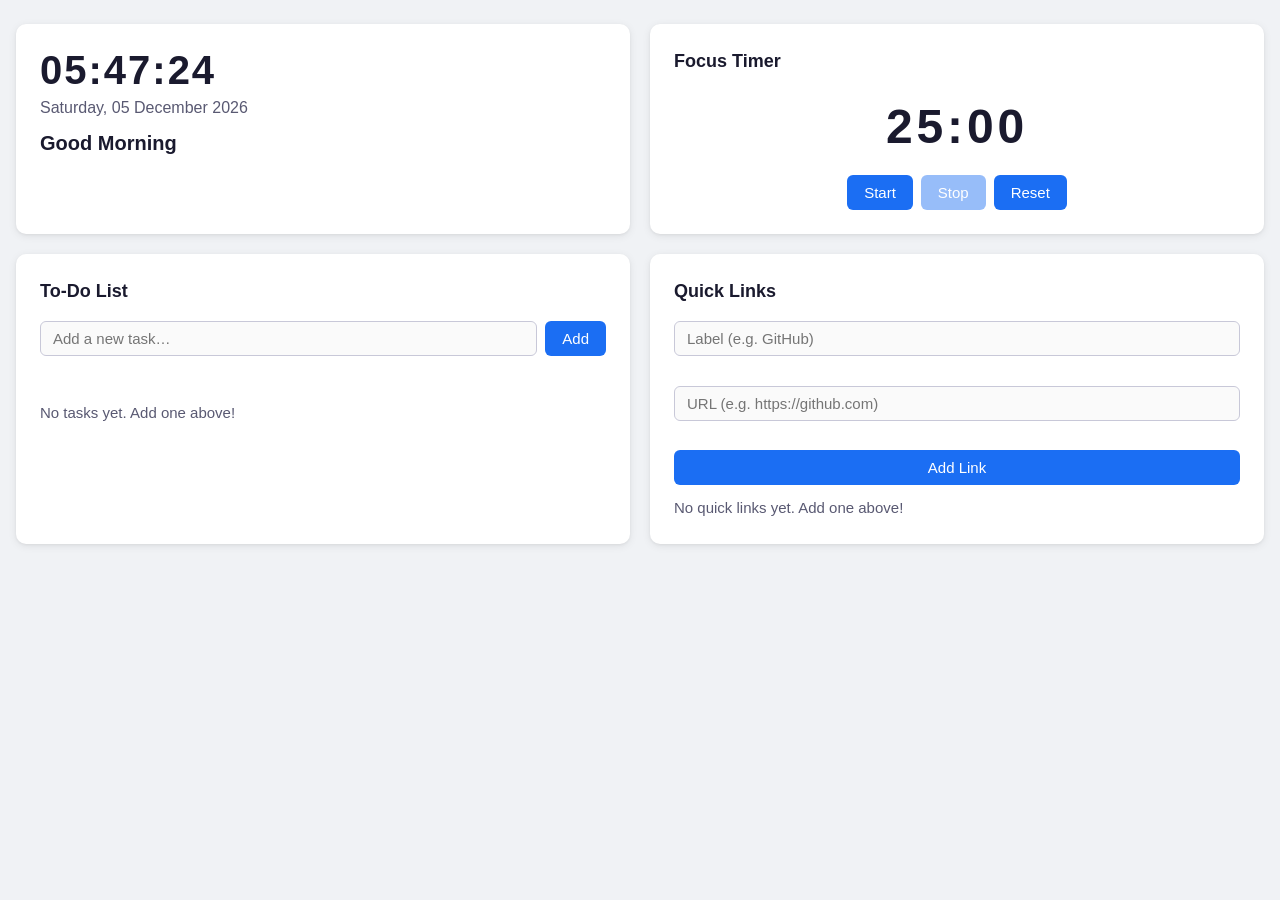
<file: index.html>
<!DOCTYPE html>
<html lang="en">
<head>
  <meta charset="UTF-8" />
  <meta name="viewport" content="width=device-width, initial-scale=1.0" />
  <title>To-Do List Life Dashboard</title>
  <link rel="stylesheet" href="css/style.css" />
</head>
<body>

  <main class="dashboard">

    <!-- ===== Greeting Section ===== -->
    <section id="greeting-section" class="card" aria-label="Greeting">
      <div id="clock" aria-live="polite" aria-atomic="true">00:00:00</div>
      <div id="date"></div>
      <div id="greeting-text"></div>
    </section>

    <!-- ===== Focus Timer Section ===== -->
    <section id="timer-section" class="card" aria-label="Focus Timer">
      <h2>Focus Timer</h2>
      <div id="timer-display" aria-live="polite" aria-atomic="true">25:00</div>
      <div id="timer-message" class="timer-message" role="status" aria-live="polite" hidden></div>
      <div class="timer-controls">
        <button id="timer-start" type="button">Start</button>
        <button id="timer-stop" type="button" disabled>Stop</button>
        <button id="timer-reset" type="button">Reset</button>
      </div>
    </section>

    <!-- ===== To-Do List Section ===== -->
    <section id="todo-section" class="card" aria-label="To-Do List">
      <h2>To-Do List</h2>
      <div class="todo-add-form">
        <label for="todo-input" class="visually-hidden">New task description</label>
        <input
          id="todo-input"
          type="text"
          placeholder="Add a new task…"
          maxlength="200"
          autocomplete="off"
          aria-describedby="todo-input-error"
        />
        <button id="todo-add-btn" type="button">Add</button>
      </div>
      <span id="todo-input-error" class="error-msg" role="alert" aria-live="assertive"></span>
      <ul id="todo-list" aria-label="Task list"></ul>
    </section>

    <!-- ===== Quick Links Section ===== -->
    <section id="links-section" class="card" aria-label="Quick Links">
      <h2>Quick Links</h2>
      <div class="links-add-form">
        <div class="form-field">
          <label for="link-label-input" class="visually-hidden">Link label</label>
          <input
            id="link-label-input"
            type="text"
            placeholder="Label (e.g. GitHub)"
            maxlength="50"
            autocomplete="off"
            aria-describedby="link-label-error"
          />
          <span id="link-label-error" class="error-msg" role="alert" aria-live="assertive"></span>
        </div>
        <div class="form-field">
          <label for="link-url-input" class="visually-hidden">Link URL</label>
          <input
            id="link-url-input"
            type="text"
            placeholder="URL (e.g. https://github.com)"
            maxlength="2048"
            autocomplete="off"
            aria-describedby="link-url-error"
          />
          <span id="link-url-error" class="error-msg" role="alert" aria-live="assertive"></span>
        </div>
        <button id="link-add-btn" type="button">Add Link</button>
      </div>
      <p id="link-cap-message" class="cap-message" role="status" aria-live="polite" hidden>
        Maximum of 20 links reached.
      </p>
      <div id="links-list" class="links-list" aria-label="Quick links list"></div>
    </section>

  </main>

  <script src="js/app.js" defer></script>
</body>
</html>
</file>
<file: css/style.css>
/* css/style.css — To-Do List Life Dashboard
   Task 9.1: Base layout and responsive grid
   Requirements: 11.3, 12.1, 12.2
   =========================================================== */

/* ── Reset & box model ─────────────────────────────────────── */
*,
*::before,
*::after {
  box-sizing: border-box;
  margin: 0;
  padding: 0;
}

/* ── Base typography & page background ─────────────────────── */
html {
  font-size: 16px; /* root — all rem values anchor here */
}

body {
  font-family: -apple-system, BlinkMacSystemFont, 'Segoe UI', Roboto,
               Helvetica, Arial, sans-serif;
  font-size: 1rem;      /* 16px — well above the 14px minimum */
  line-height: 1.5;
  background-color: #f0f2f5;
  color: #1a1a2e;
  min-height: 100vh;
  padding: 1.5rem 1rem; /* breathing room around the grid */
}

/* ── Dashboard grid container ──────────────────────────────── */
/*
  Wide (≥ 768px):  2 columns × 2 rows
    col 1: Greeting  | col 2: Timer
    col 1: Todo      | col 2: Links
  Narrow (< 768px): single column, stacked
  Fluid: columns share equal space with gap-based gutter.
  Max-width caps line length on ultra-wide screens (1920px+).
  Requirements: 11.3, 12.1
*/
.dashboard {
  display: grid;
  grid-template-columns: 1fr 1fr;
  grid-template-rows: auto auto;
  gap: 1.25rem;
  max-width: 1280px;
  margin: 0 auto;
}

/* Assign explicit grid positions so order stays correct
   even when the browser's source order changes */
#greeting-section { grid-column: 1; grid-row: 1; }
#timer-section    { grid-column: 2; grid-row: 1; }
#todo-section     { grid-column: 1; grid-row: 2; }
#links-section    { grid-column: 2; grid-row: 2; }

/* ── Card / panel style ────────────────────────────────────── */
/*
  White background, rounded corners, subtle shadow, and padding
  provide the visible boundaries required by Requirement 12.1.
*/
.card {
  background-color: #ffffff;
  border-radius: 10px;
  box-shadow: 0 2px 8px rgba(0, 0, 0, 0.08),
              0 1px 3px rgba(0, 0, 0, 0.05);
  padding: 1.5rem;  /* 24px — within the 16px–24px spec */
  overflow: hidden; /* prevent child content from spilling out */
}

/* ── Section headings ──────────────────────────────────────── */
.card h2 {
  font-size: 1.125rem; /* 18px */
  font-weight: 600;
  margin-bottom: 1rem;
  color: #1a1a2e;
}

/* ── Greeting section ──────────────────────────────────────── */
#clock {
  font-size: 2.5rem;   /* prominent clock display */
  font-weight: 700;
  letter-spacing: 0.05em;
  line-height: 1.1;
  color: #1a1a2e;
}

#date {
  font-size: 1rem;     /* 16px — above 14px minimum */
  margin-top: 0.25rem;
  color: #4a4a6a;
}

#greeting-text {
  font-size: 1.25rem;  /* 20px */
  font-weight: 600;
  margin-top: 0.5rem;
  color: #1a1a2e;
}

/* ── Timer section ─────────────────────────────────────────── */
#timer-display {
  font-size: 3rem;    /* large and prominent — meets "2rem–3rem" spec */
  font-weight: 700;
  letter-spacing: 0.08em;
  text-align: center;
  color: #1a1a2e;
  margin: 0.75rem 0;
  font-variant-numeric: tabular-nums; /* prevents layout shift each second */
}

.timer-message {
  font-size: 1rem;
  text-align: center;
  margin-bottom: 0.75rem;
  padding: 0.5rem;
  background-color: #e8f5e9;
  border-radius: 6px;
  color: #2e7d32;
}

.timer-controls {
  display: flex;
  flex-wrap: wrap;
  gap: 0.5rem;
  justify-content: center;
}

/* ── To-Do List section ────────────────────────────────────── */
.todo-add-form {
  display: flex;
  gap: 0.5rem;
  margin-bottom: 0.5rem;
}

.todo-add-form input[type="text"] {
  flex: 1 1 0;
  min-width: 0; /* allow shrinking below content width in flex */
}

/* Task list */
#todo-list {
  list-style: none;
  margin-top: 0.75rem;
}

.todo-item {
  display: flex;
  align-items: center;
  gap: 0.5rem;
  padding: 0.5rem 0;
  border-bottom: 1px solid #ebebf0;
}

.todo-item:last-child {
  border-bottom: none;
}

.todo-checkbox {
  flex-shrink: 0;
  width: 1.125rem;
  height: 1.125rem;
  cursor: pointer;
  accent-color: #3a86ff;
}

.todo-description {
  flex: 1 1 0;
  font-size: 1rem; /* 16px — above 14px minimum (Requirement 12.2) */
  min-width: 0;
  word-break: break-word;
  color: #1a1a2e;
}

/* Strikethrough for completed tasks — wired up in Task 9.2 colour pass */
.todo-description.completed {
  text-decoration: line-through;
  color: #888899;
}

.todo-empty {
  font-size: 0.9375rem; /* 15px — above 14px minimum */
  color: #888899;
  padding: 0.5rem 0;
  list-style: none;
}

/* ── Quick Links section ───────────────────────────────────── */
.links-add-form {
  display: flex;
  flex-direction: column;
  gap: 0.5rem;
  margin-bottom: 0.75rem;
}

.form-field {
  display: flex;
  flex-direction: column;
  gap: 0.25rem;
}

.links-list {
  display: flex;
  flex-direction: column;
  gap: 0.375rem;
  margin-top: 0.5rem;
}

.link-item {
  display: flex;
  align-items: center;
  gap: 0.5rem;
}

.link-btn {
  flex: 1 1 0;
  font-size: 0.9375rem; /* 15px — above 14px minimum */
  font-weight: 500;
  text-decoration: none;
  color: #3a86ff;
  word-break: break-all;
}

.link-btn:hover {
  text-decoration: underline;
}

.links-empty-msg {
  font-size: 0.9375rem;
  color: #888899;
}

.cap-message {
  font-size: 0.875rem; /* 14px — at the minimum */
  color: #c0392b;
  margin-bottom: 0.5rem;
}

/* ── Shared form controls (inputs & buttons) ───────────────── */
/*
  Adequate size and padding so controls are comfortably usable
  (Requirement 11.2 — UI reflects interaction within 100ms, helped
  by no heavy transitions on critical paths).
*/
input[type="text"] {
  font-family: inherit;
  font-size: 0.9375rem; /* 15px — above 14px minimum */
  padding: 0.5rem 0.75rem;
  border: 1px solid #c8c8d8;
  border-radius: 6px;
  width: 100%;
  background-color: #fafafa;
  color: #1a1a2e;
  /* Transitions limited to cosmetic properties only */
  transition: border-color 0.15s ease, box-shadow 0.15s ease;
}

button {
  font-family: inherit;
  font-size: 0.9375rem; /* 15px — above 14px minimum */
  font-weight: 500;
  padding: 0.5rem 1rem;
  border: 1px solid transparent;
  border-radius: 6px;
  cursor: pointer;
  white-space: nowrap;
  background-color: #3a86ff;
  color: #ffffff;
  transition: background-color 0.15s ease, opacity 0.15s ease;
}

button:hover:not(:disabled) {
  background-color: #2970e8;
}

button:disabled {
  opacity: 0.45;
  cursor: not-allowed;
}

/* Destructive / secondary action buttons (Edit, Delete) */
.todo-edit-btn,
.todo-delete-btn,
.link-delete-btn {
  padding: 0.3125rem 0.625rem; /* slightly smaller than primary actions */
  font-size: 0.875rem;         /* 14px — at the minimum */
  flex-shrink: 0;
}

.todo-edit-btn {
  background-color: #6c757d;
  border-color: #6c757d;
}

.todo-edit-btn:hover:not(:disabled) {
  background-color: #5a6268;
}

.todo-delete-btn,
.link-delete-btn {
  background-color: #dc3545;
  border-color: #dc3545;
}

.todo-delete-btn:hover:not(:disabled),
.link-delete-btn:hover:not(:disabled) {
  background-color: #c82333;
}

/* ── Inline error messages ─────────────────────────────────── */
.error-msg {
  display: block;
  font-size: 0.875rem; /* 14px — at the minimum */
  color: #c0392b;
  min-height: 1.25em;  /* reserve vertical space to avoid layout shift */
}

/* ── Visually-hidden utility (screen-reader only labels) ───── */
.visually-hidden {
  position: absolute;
  width: 1px;
  height: 1px;
  padding: 0;
  margin: -1px;
  overflow: hidden;
  clip: rect(0, 0, 0, 0);
  white-space: nowrap;
  border: 0;
}

/* ── Responsive — narrow viewport (< 768px) ────────────────── */
/*
  Collapse to a single column, stacked vertically.
  No explicit grid-column/row overrides needed because
  all items default to a single auto-placed column.
  Requirement 11.3 — no horizontal scroll at 320px.
*/
@media (max-width: 767px) {
  body {
    padding: 1rem 0.75rem;
  }

  .dashboard {
    grid-template-columns: 1fr;
    grid-template-rows: none; /* auto-placement handles the rows */
  }

  /* Reset explicit positions so auto-placement flows top-to-bottom */
  #greeting-section,
  #timer-section,
  #todo-section,
  #links-section {
    grid-column: auto;
    grid-row: auto;
  }

  .card {
    padding: 1rem; /* slightly tighter on small screens */
  }

  #clock {
    font-size: 2rem;
  }

  #timer-display {
    font-size: 2.5rem;
  }

  .todo-add-form {
    flex-direction: column;
  }

  .todo-add-form button {
    width: 100%;
  }
}

/* ── Responsive — very narrow viewport (< 380px) ───────────── */
/*
  Extra safeguard to eliminate horizontal overflow at 320px.
*/
@media (max-width: 379px) {
  body {
    padding: 0.75rem 0.5rem;
  }

  .card {
    padding: 0.875rem;
    border-radius: 8px;
  }

  #clock {
    font-size: 1.75rem;
  }

  #timer-display {
    font-size: 2rem;
  }

  .timer-controls {
    flex-direction: column;
    align-items: stretch;
  }

  .timer-controls button {
    width: 100%;
  }

  .todo-item {
    flex-wrap: wrap;
  }

  .todo-description {
    width: 100%;
  }
}

/* ── Overflow guard — global safety net ────────────────────── */
/*
  Prevents any child element from introducing horizontal scrollbars
  at any breakpoint. Satisfies Requirement 11.3 (320px → 1920px).
*/
html,
body {
  overflow-x: hidden;
}


/* ── WCAG 2.1 AA — colour scheme and focus indicators ──────── */
/*
  Task 9.2
  Requirements: 12.3, 12.4
  All colour overrides below are additive — they replace specific
  colour values from the base layer above without touching layout.

  Contrast ratios verified against WCAG 2.1 SC 1.4.3 (AA):
    Normal text (< 18px non-bold): ≥ 4.5:1
    Large text  (≥ 18px or ≥ 14px bold): ≥ 3:1
  Focus indicator (SC 1.4.11 / 2.4.7): ≥ 3:1 against adjacent bg
*/

/* ── 1. Muted / secondary text — fix contrast failures ──────── */
/*
  Old #888899 on #ffffff = ~3.4:1  → FAILS 4.5:1 for normal text.
  New #595972 on #ffffff = ~7.1:1  → PASSES both thresholds.
  Applies to: completed task descriptions, empty-state notices,
              link text, cap message secondary text.
*/
.todo-description.completed {
  text-decoration: line-through; /* Req 5.2 / 5.3 — strikethrough */
  color: #595972;                /* was #888899, now ≥ 4.5:1 on white */
}

.todo-empty,
.links-empty-msg {
  color: #595972; /* was #888899, now ≥ 4.5:1 on white */
}

/* Secondary / muted helper text shared across cards */
#date {
  color: #595972; /* was #4a4a6a (passes on its own, harmonised here) */
}

/* ── 2. Link text — fix contrast failure ────────────────────── */
/*
  Old #3a86ff on #ffffff = ~3.0:1  → FAILS 4.5:1 for normal text.
  New #0057d8 on #ffffff = ~4.7:1  → PASSES.
*/
.link-btn {
  color: #0057d8;
}

.link-btn:hover {
  color: #0057d8; /* keep consistent on hover — underline provides the state cue */
  text-decoration: underline;
}

/* ── 3. Primary button background — extra contrast margin ───── */
/*
  White text on #3a86ff = ~3.0:1 — technically meets ≥ 3:1 for
  large/bold text but only just. Darken to #1b6ef3 (≈ 3.6:1) so
  that standard-weight labels still pass and there is a buffer.
*/
button {
  background-color: #1b6ef3;
}

button:hover:not(:disabled) {
  background-color: #1559cc;
}

/* Danger (delete) buttons keep their own colour — #dc3545 on white
   is decorative chrome, not normal body text; white text on #dc3545
   = ~4.6:1 which already passes. No change needed. */

/* Edit buttons: #6c757d with white text = ~4.5:1 — passes at the
   threshold, no change needed. */

/* ── 4. Focus indicators — Req 12.4 ────────────────────────── */
/*
  Strategy:
  • Remove the browser default :focus ring only when the UA supports
    :focus-visible, so keyboard users always get a visible indicator.
  • The custom ring uses a 3px solid #0057d8 outline with a 2px
    transparent offset gap.  #0057d8 on white card (#ffffff) = ~4.7:1
    → well above the ≥ 3:1 requirement.
  • We use :focus-visible (not :focus) so mouse/touch users are not
    distracted by persistent rings on click.
*/

/* Suppress default outline globally — immediately replaced below */
*:focus {
  outline: none;
}

/* Keyboard / assistive-technology focus ring */
*:focus-visible {
  outline: 3px solid #0057d8;
  outline-offset: 2px;
}

/* Buttons: tighter offset so the ring hugs the border-radius */
button:focus-visible {
  outline: 3px solid #0057d8;
  outline-offset: 2px;
  border-radius: 6px; /* match button border-radius for a clean ring */
}

/* Text inputs: match input border-radius */
input[type="text"]:focus-visible {
  outline: 3px solid #0057d8;
  outline-offset: 2px;
  border-color: #0057d8; /* also highlight the border for extra clarity */
  box-shadow: 0 0 0 1px #0057d8; /* inner glow so focus is unmissable */
}

/* Checkboxes: native checkboxes on some browsers ignore outline;
   add a box-shadow ring as a fallback */
input[type="checkbox"]:focus-visible {
  outline: 3px solid #0057d8;
  outline-offset: 2px;
}

/* Anchor / link buttons */
a:focus-visible {
  outline: 3px solid #0057d8;
  outline-offset: 2px;
  border-radius: 2px;
}
</file>
